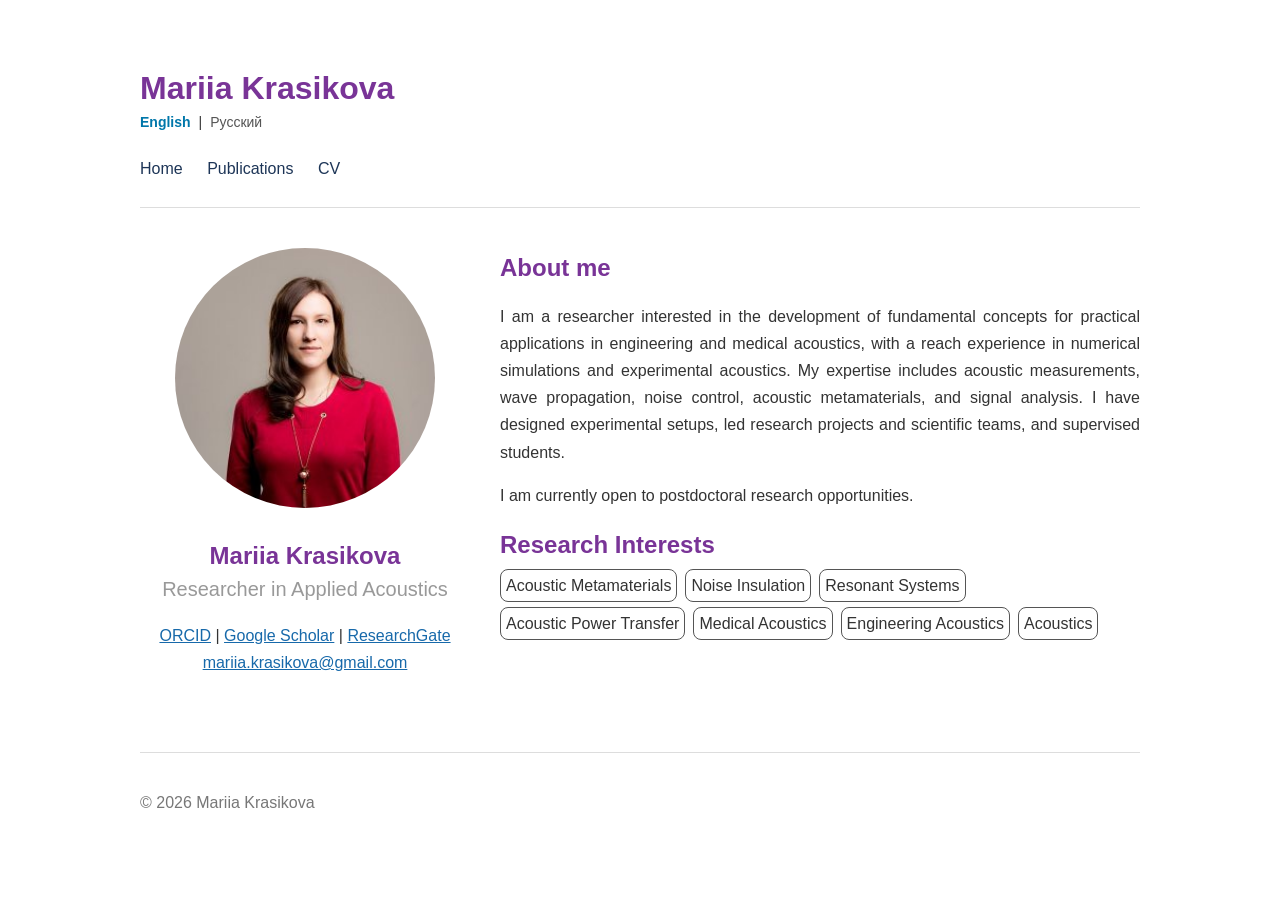
<file: index.html>
<!DOCTYPE html>
<html lang="en">
<head>
  <!-- Google Analytics 4 -->
  <script async src="https://www.googletagmanager.com/gtag/js?id=G-HQ8HW80GT8"></script>
  <script>
    window.dataLayer = window.dataLayer || [];
  
    function gtag() {
      dataLayer.push(arguments);
    }
  
    gtag('js', new Date());
    gtag('config', 'G-HQ8HW80GT8');
  </script>
  
  <meta charset="UTF-8">
  <meta name="viewport" content="width=device-width, initial-scale=1.0">
  <title>Dr. Krasikova</title>

  <link rel="stylesheet" href="style.css">

  <style>


    .page {
      display: grid;
      grid-template-columns: 330px 1fr;
      gap: 30px;
    }

    aside {
      text-align: center;
    }

    .photo {
      width: 260px;
      height: 260px;
      object-fit: cover;
      border-radius: 50%;
    }

    .job {
      color: #999;
      font-size: 20px;
    }


    .social {
    }

    .tags {
    display: flex;
    gap: 8px;
    margin-top: 5px;
  }

  .tag {
    border: 1px solid #555;
    border-radius: 8px;
    padding: 2px 5px;
  }

    .columns {
      display: grid;
      grid-template-columns: 1fr 1fr;
      gap: 50px;
    }


    @media (max-width: 700px) {
      .page {
        grid-template-columns: 1fr;
      }

      .columns {
        grid-template-columns: 1fr;
      }
    }
  </style>
</head>

<body>

  <header>
    <h1>Mariia Krasikova</h1>
    <div class="language-switch">
        <a href="index.html" class="active_lang">English</a>
        <span>|</span>
        <a href="index-ru.html">Русский</a>
    </div>
    <nav>
        <a href="index.html">Home</a>
        <a href="publications.html">Publications</a>
        <a href="cv.html">CV</a>
    </nav>


</header>

  <main class="page">

    <aside>
      <img class="photo" src="photo.jpg" alt="Mariia Krasikova">

      <h1>Mariia Krasikova</h1>

      <div class="job">
        Researcher in Applied Acoustics
      </div>

      <p>
        <div class="social">
            <a href="https://orcid.org/0000-0002-5950-4807">ORCID</a>
            |
            <a href="https://scholar.google.com/citations?user=cEKuCGMAAAAJ">Google Scholar</a>
            |
            <a href="https://www.researchgate.net/profile/Mariia-Krasikova">ResearchGate</a>
        </div>

        <div class="social">
            <a href="mailto:mariia.krasikova@gmail.com">mariia.krasikova@gmail.com</a>
        </div>
      </p>

    </aside>

    <section>
      <h2>About me</h2>

      <p>
        I am a researcher interested in the development of fundamental concepts for practical applications in engineering and medical acoustics, with a reach experience in numerical simulations and experimental acoustics. My expertise includes acoustic measurements, wave propagation, noise control, acoustic metamaterials, and signal analysis. I have designed experimental setups, led research projects and scientific teams, and supervised students.
      </p>

      <p>
        I am currently open to postdoctoral research opportunities.
      </p>


      <h2>Research Interests</h2>
        <div class="tags">
          <span class="tag">Acoustic Metamaterials</span>
          <span class="tag">Noise Insulation</span>
          <span class="tag">Resonant Systems</span>
          <br>
        </div>
        <div class="tags">
          <span class="tag">Acoustic Power Transfer</span>
          <span class="tag">Medical Acoustics</span>
          <span class="tag">Engineering Acoustics</span>
          <span class="tag">Acoustics</span>
        </div>

    </section>

  </main>

  <footer>
    <p>© 2026 Mariia Krasikova</p>
</footer>

</body>
</html>
</file>
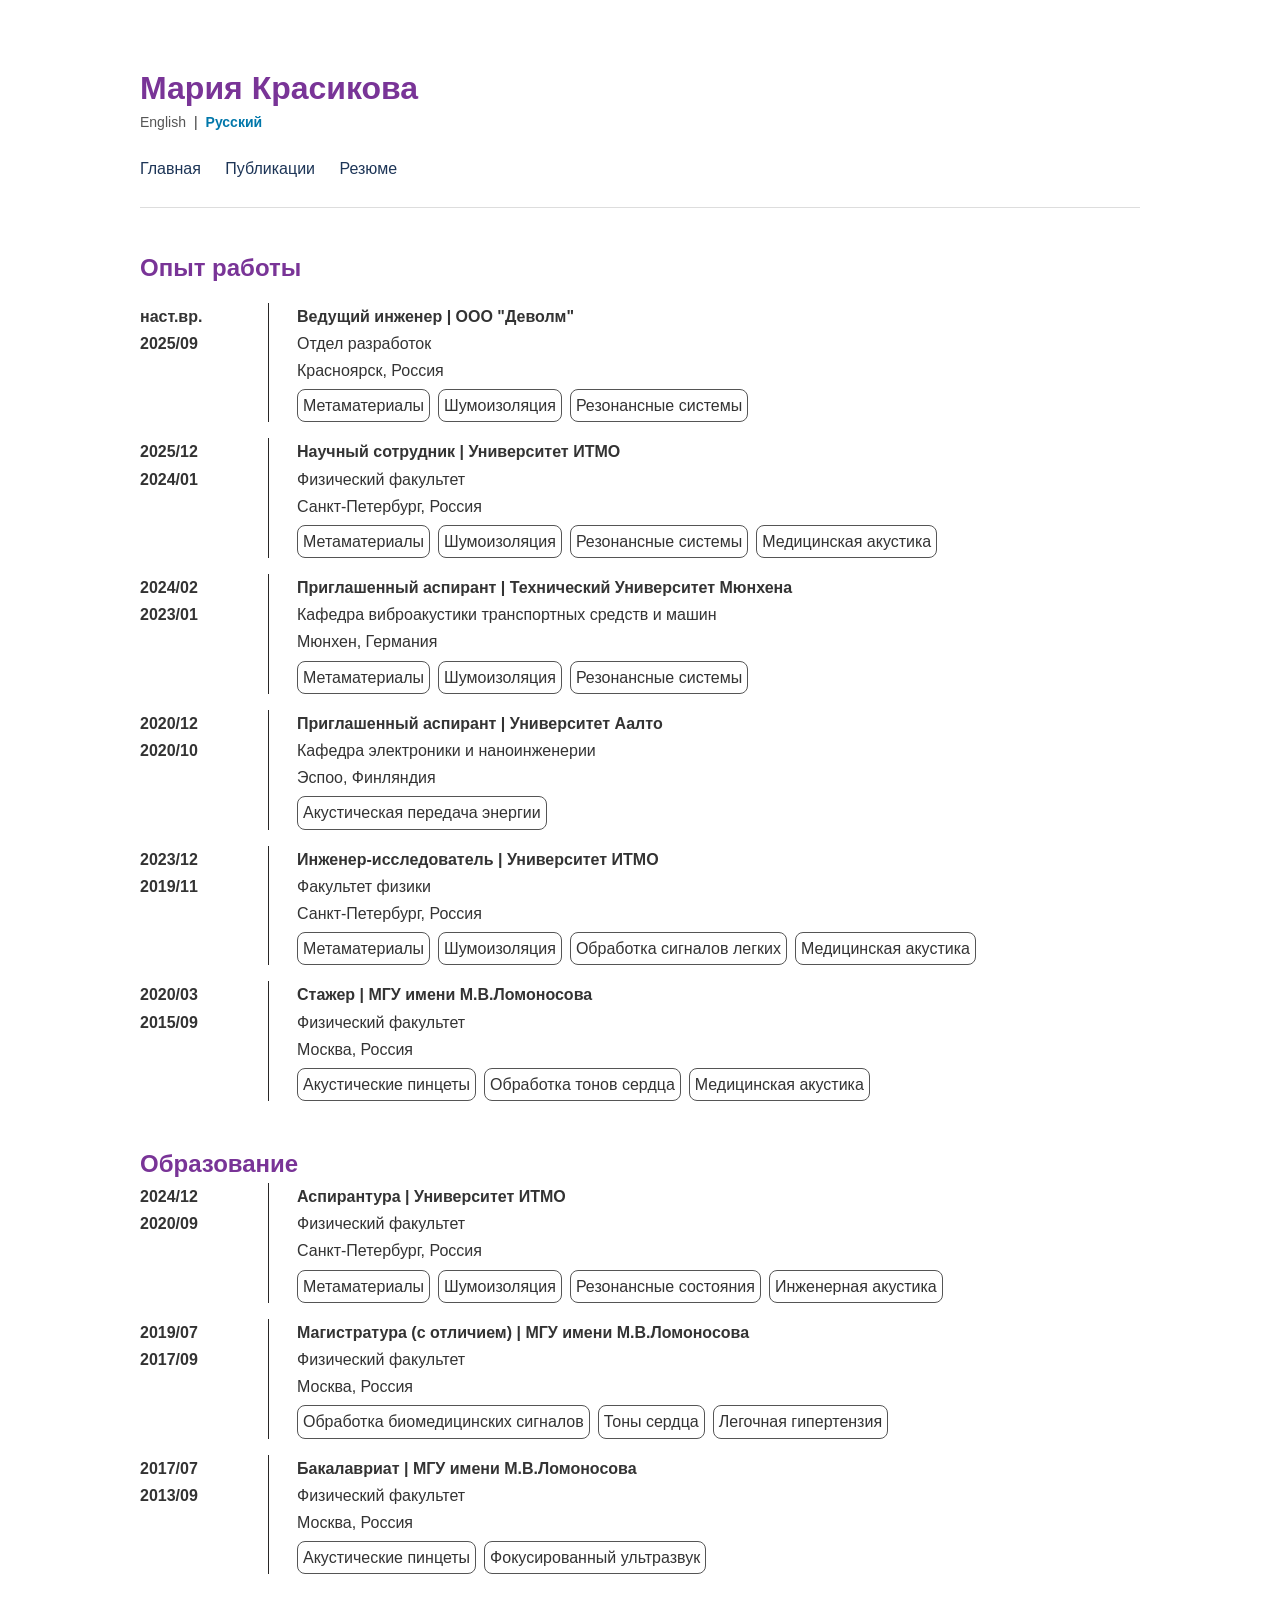
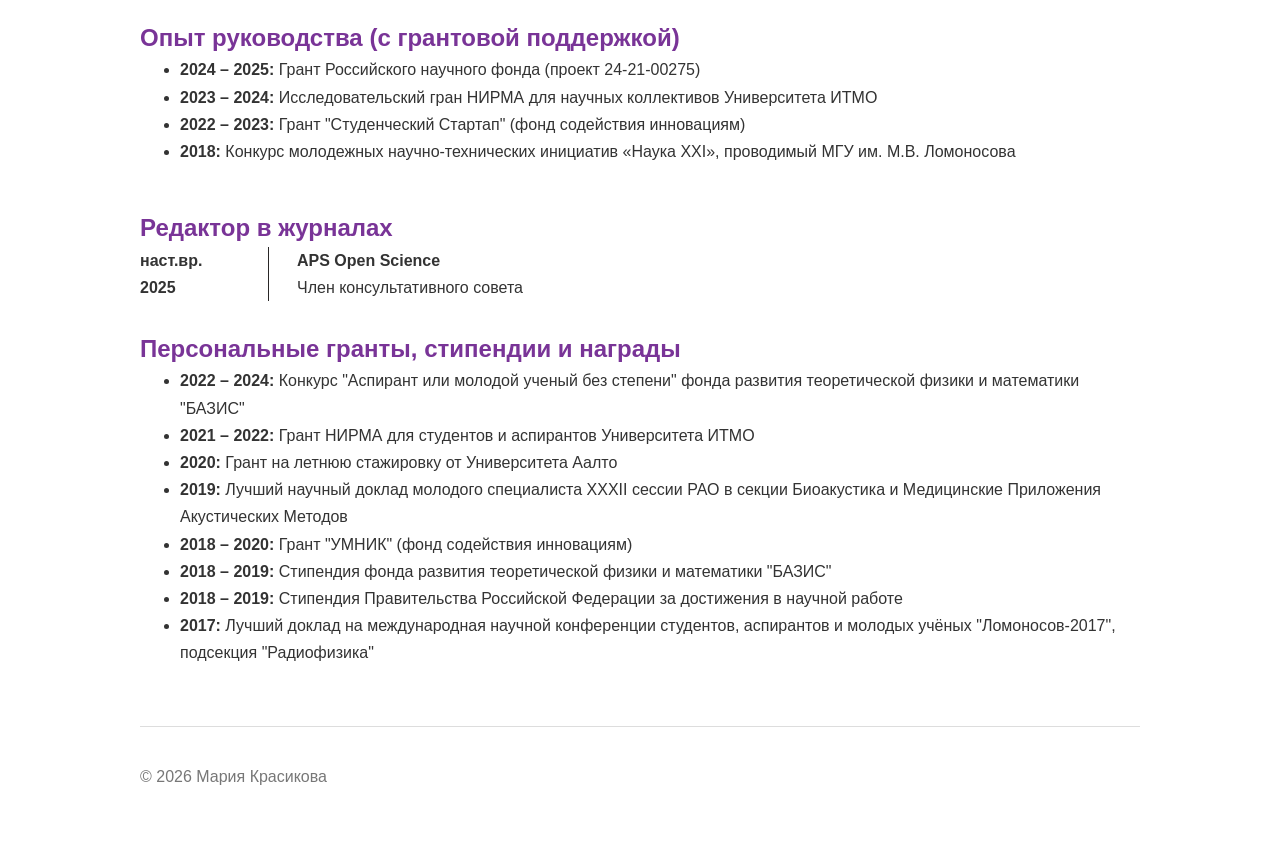
<file: cv-ru.html>
<!DOCTYPE html>
<html lang="ru">
<head>
    <meta charset="UTF-8">
    <meta name="viewport" content="width=device-width, initial-scale=1.0">

    <title>Красикова М.</title>

    <link rel="stylesheet" href="style.css">
</head>

<style>
  .education {
    display: grid;
    grid-template-columns: 100px 1px 1fr;
    gap: 28px;
  }


  .line {
    background: #292727;
  }

  .tags {
    display: flex;
    gap: 8px;
    margin-top: 5px;
  }

  .tag {
    border: 1px solid #555;
    border-radius: 8px;
    padding: 2px 5px;
  }
</style>

<body>

<header>
    <h1>Мария Красикова</h1>
    <div class="language-switch">
        <a href="cv.html">English</a>
        <span>|</span>
        <a href="cv-ru.html" class="active_lang">Русский</a>
    </div>
    <nav>
        <a href="index-ru.html">Главная</a>
        <a href="publications-ru.html">Публикации</a>
        <a href="cv-ru.html">Резюме</a>
    </nav>

    <!--
    <nav>
        <a href="index.html">Home</a>
        <a href="research.html">Research</a>
        <a href="publications.html">Publications</a>
        <a href="teaching.html">Teaching</a>
        <a href="cv.html">CV</a>
    </nav>
    //-->
</header>

<main>

    <section>
        <h2>Опыт работы</h2>
            <p>
            <div class="education">

                <div class="dates">
                    <b>наст.вр.</b>
                    <br>
                    <b>2025/09</b>
                </div>

                <div class="line"></div>

                <div>
                    <b>Ведущий инженер | ООО "Деволм"</b>
                    <br>Отдел разработок
                    <br>Красноярск, Россия

                    <div class="tags">
                        <span class="tag">Метаматериалы</span>
                        <span class="tag">Шумоизоляция</span>
                        <span class="tag">Резонансные системы</span>
                    </div>
                </div>
            </div>
            </p>

            <p>
            <div class="education">

                <div class="dates">
                    <b>2025/12</b>
                    <br>
                    <b>2024/01</b>
                </div>

                <div class="line"></div>

                <div>
                    <b>Научный сотрудник | Университет ИТМО</b>
                    <br>Физический факультет
                    <br>Санкт-Петербург, Россия

                    <div class="tags">
                        <span class="tag">Метаматериалы</span>
                        <span class="tag">Шумоизоляция</span>
                        <span class="tag">Резонансные системы</span>
                        <span class="tag">Медицинская акустика</span>
                    </div>
                </div>
            </div>
            </p>

            <p>
            <div class="education">

                <div class="dates">
                    <b>2024/02</b>
                    <br>
                    <b>2023/01</b>
                </div>

                <div class="line"></div>

                <div>
                    <b>Приглашенный аспирант | Технический Университет Мюнхена</b>
                    <br>Кафедра виброакустики транспортных средств и машин
                    <br> Мюнхен, Германия

                    <div class="tags">
                        <span class="tag">Метаматериалы</span>
                        <span class="tag">Шумоизоляция</span>
                        <span class="tag">Резонансные системы</span>
                    </div>
                </div>
            </div>
            </p>

            <p>
            <div class="education">

                <div class="dates">
                    <b>2020/12</b>
                    <br>
                    <b>2020/10</b>
                </div>

                <div class="line"></div>

                <div>
                    <b>Приглашенный аспирант | Университет Аалто</b>
                    <br>Кафедра электроники и наноинженерии
                    <br>Эспоо, Финляндия

                    <div class="tags">
                        <span class="tag">Акустическая передача энергии</span>
                    </div>
                </div>
            </div>
            </p>

            <p>
            <div class="education">

                <div class="dates">
                    <b>2023/12</b>
                    <br>
                    <b>2019/11</b>
                </div>

                <div class="line"></div>

                <div>
                    <b>Инженер-исследователь | Университет ИТМО</b>
                    <br>Факультет физики
                    <br>Санкт-Петербург, Россия

                    <div class="tags">
                        <span class="tag">Метаматериалы</span>
                        <span class="tag">Шумоизоляция</span>
                        <span class="tag">Обработка сигналов легких</span>
                        <span class="tag">Медицинская акустика</span>
                    </div>
                </div>
            </div>
            </p>

            <p>
            <div class="education">

                <div class="dates">
                    <b>2020/03</b>
                    <br>
                    <b>2015/09</b>
                </div>

                <div class="line"></div>

                <div>
                    <b>Стажер | МГУ имени М.В.Ломоносова</b>
                    <br>Физический факультет
                    <br>Москва, Россия

                    <div class="tags">
                        <span class="tag">Акустические пинцеты</span>
                        <span class="tag">Обработка тонов сердца</span>
                        <span class="tag">Медицинская акустика</span>
                    </div>
                </div>
            </div>
            </p>

    </section>

    <br>
    <section>
        <h2>Образование</h2>

        <div class="education">

            <div class="dates">
                <b>2024/12</b>
                <br>
                <b>2020/09</b>
            </div>

            <div class="line"></div>

            <div>
                <b>Аспирантура | Университет ИТМО</b>
                <br>Физический факультет

                <br>Санкт-Петербург, Россия

                <div class="tags">
                    <span class="tag">Метаматериалы</span>
                    <span class="tag">Шумоизоляция</span>
                    <span class="tag">Резонансные состояния</span>
                    <span class="tag">Инженерная акустика</span>
                </div>
            </div>
        </div>

        <p>
        <div class="education">

            <div class="dates">
                <b>2019/07</b>
                <br>
                <b>2017/09</b>
            </div>

            <div class="line"></div>

            <div>
                <b>Магистратура (с отличием) | МГУ имени М.В.Ломоносова</b>
                <br>Физический факультет

                <br>Москва, Россия

                <div class="tags">
                    <span class="tag">Обработка биомедицинских сигналов</span>
                    <span class="tag">Тоны сердца</span>
                    <span class="tag">Легочная гипертензия</span>
                </div>
            </div>
        </div>
        </p>

        <p>
        <div class="education">

            <div class="dates">
                <b>2017/07</b>
                <br>
                <b>2013/09</b>
            </div>

            <div class="line"></div>

            <div>
                <b>Бакалавриат | МГУ имени М.В.Ломоносова</b>
                <br>Физический факультет

                <br>Москва, Россия

                <div class="tags">
                    <span class="tag">Акустические пинцеты</span>
                    <span class="tag">Фокусированный ультразвук</span>
                </div>
            </div>
        </div>
        </p>


    </section>

    <br>
    <section>
        <h2>Опыт руководства (с грантовой поддержкой)</h2>
            <ul>
                <li>
                    <b>2024 – 2025:</b> Грант Российского научного фонда (проект 24‑21‑00275)
                </li>
                <li>
                    <b>2023 – 2024:</b> Исследовательский гран НИРМА для научных коллективов Университета ИТМО
                </li>
                <li>
                    <b>2022 – 2023:</b> Грант "Студенческий Стартап" (фонд содействия инновациям)
                </li>
                <li>
                    <b>2018:</b> Конкурс молодежных научно-технических инициатив «Наука XXI», проводимый МГУ им. М.В. Ломоносова
                </li>
            </ul>
    </section>

    <br>
    <section>
        <h2>Редактор в журналах</h2>

            <div class="education">

            <div class="dates">
                <b>наст.вр.</b>
                <br>
                <b>2025</b>
            </div>

            <div class="line"></div>

            <div>
                <b>APS Open Science</b>
                <br>Член консультативного совета
            </div>
        </div>

    </section>

    <br>
    <section>
        <h2>Персональные гранты, стипендии и награды</h2>

        <ul>
            <!--
            2022 – 2024 DAAD Bi‑nationally Supervised Doctoral Degrees (Technical University of Munich, Munich, Germany + ITMO University, Saint‑Petersburg, Russia)
            2022 DAAD German language course (Marburg, Germany)
            2021 G‑RISC mobility project (Fraunhofer IPMS, Dresden, Germany) ‑ postponed
            //-->
            <li>
                <b>2022 – 2024:</b> Конкурс "Аспирант или молодой ученый без степени" фонда развития теоретической физики и математики "БАЗИС"
            </li>
            <li>
                <b>2021 – 2022:</b> Грант НИРМА для студентов и аспирантов Университета ИТМО
            </li>
            <li>
                <b>2020:</b> Грант на летнюю стажировку от Университета Аалто
            </li>
            <li>
                <b>2019:</b> Лучший научный доклад молодого специалиста XXXII сессии РАО в секции Биоакустика и Медицинские Приложения Акустических Методов
            </li>
            <li>
                <b>2018 – 2020:</b> Грант "УМНИК" (фонд содействия инновациям)
            </li>
            <li>
                <b>2018 – 2019:</b> Стипендия фонда развития теоретической физики и математики "БАЗИС"

            </li>
            <li>
                <b>2018 – 2019:</b> Стипендия Правительства Российской Федерации за достижения в научной работе
            </li>
            <li>
                <b>2017:</b> Лучший доклад на международная научной конференции студентов, аспирантов и молодых учёных "Ломоносов-2017", подсекция "Радиофизика"
            </li>
        </ul>
    </section>

</main>

<footer>
    <p>© 2026 Мария Красикова</p>
</footer>

</body>
</html>
</file>
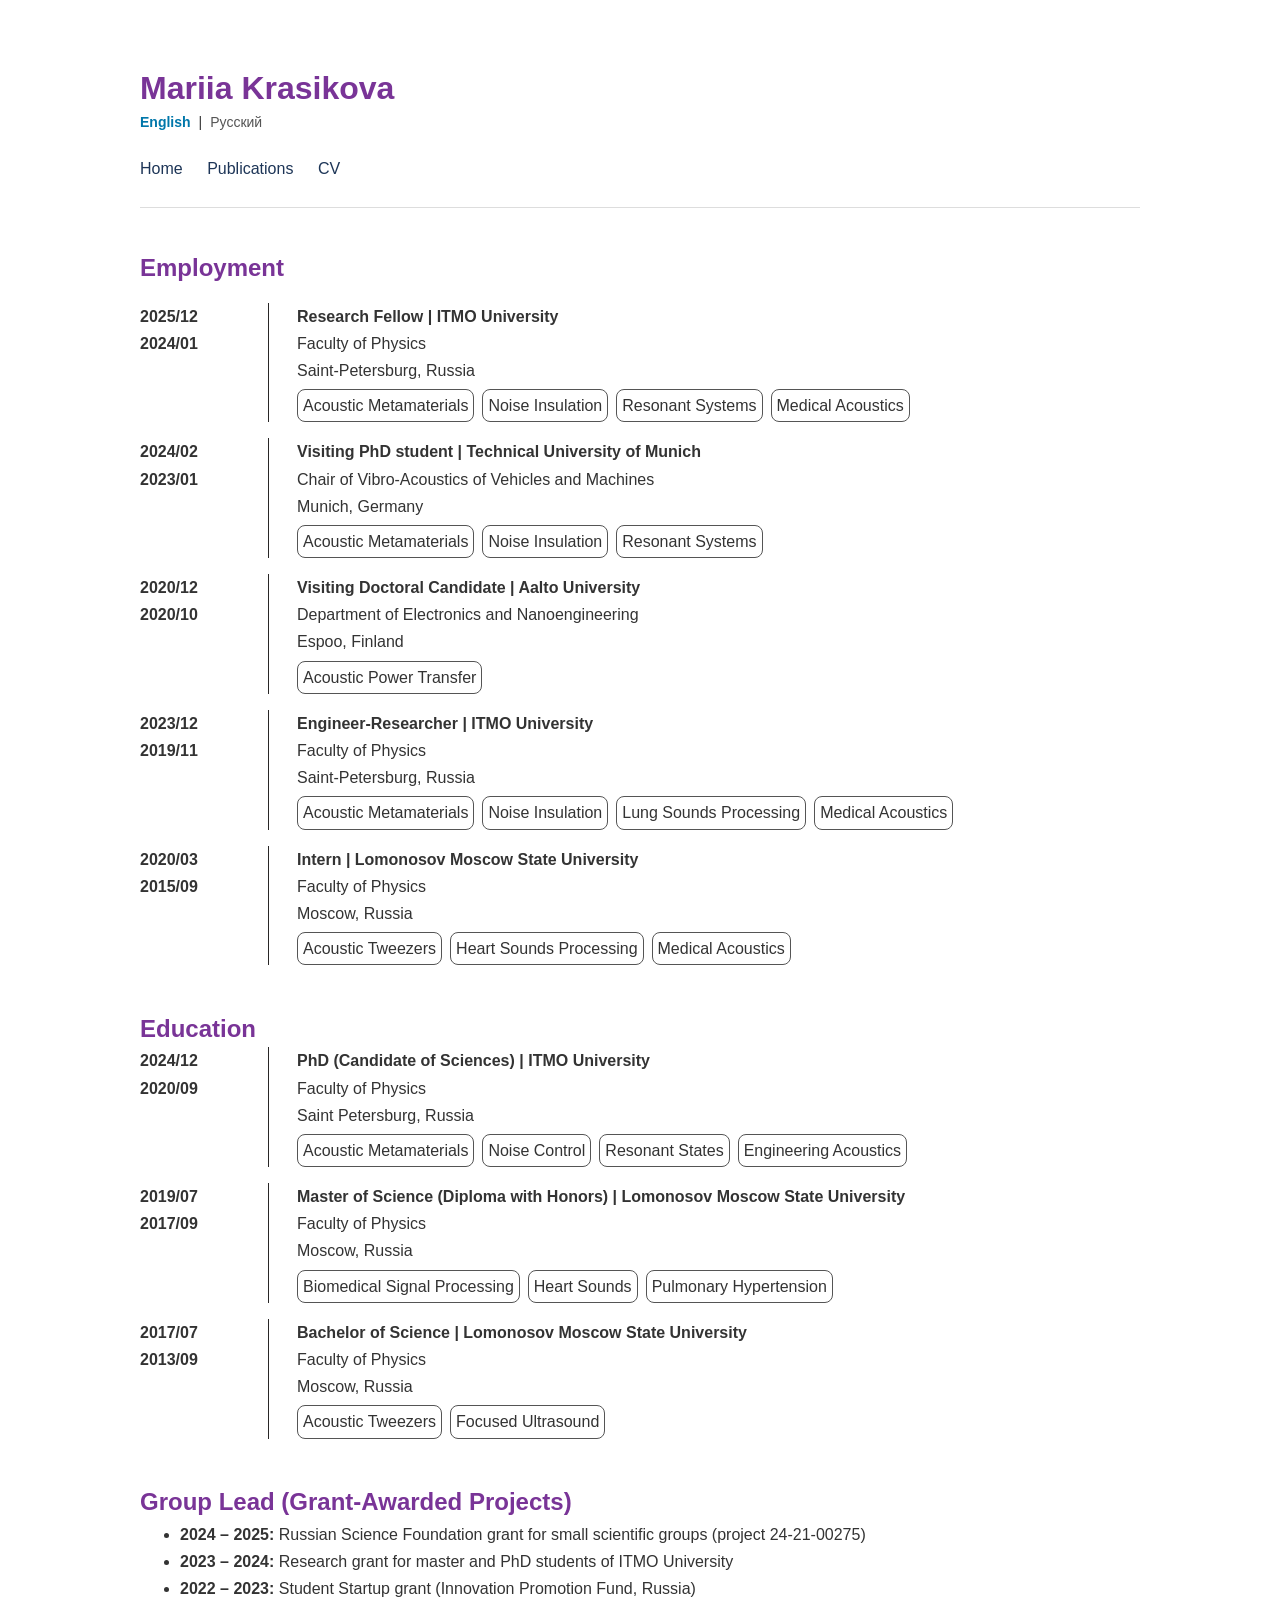
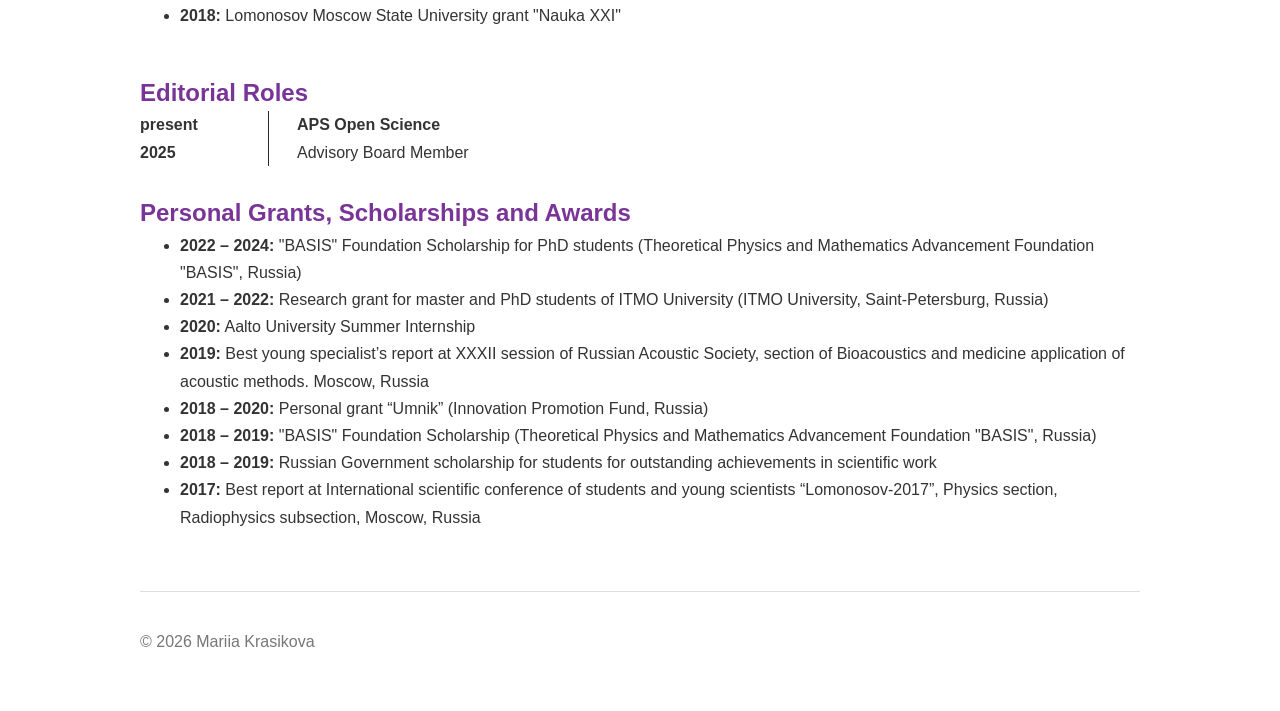
<file: cv.html>
<!DOCTYPE html>
<html lang="en">
<head>
    <meta charset="UTF-8">
    <meta name="viewport" content="width=device-width, initial-scale=1.0">

    <title>Dr. Krasikova - Researcher</title>

    <link rel="stylesheet" href="style.css">
</head>

<style>
  .education {
    display: grid;
    grid-template-columns: 100px 1px 1fr;
    gap: 28px;
  }


  .line {
    background: #292727;
  }

  .tags {
    display: flex;
    gap: 8px;
    margin-top: 5px;
  }

  .tag {
    border: 1px solid #555;
    border-radius: 8px;
    padding: 2px 5px;
  }
</style>

<body>

<header>
    <h1>Mariia Krasikova</h1>
    <div class="language-switch">
        <a href="cv.html" class="active_lang">English</a>
        <span>|</span>
        <a href="cv-ru.html">Русский</a>
    </div>
    <nav>
        <a href="index.html">Home</a>
        <a href="publications.html">Publications</a>
        <a href="cv.html">CV</a>
    </nav>

    <!--
    <nav>
        <a href="index.html">Home</a>
        <a href="research.html">Research</a>
        <a href="publications.html">Publications</a>
        <a href="teaching.html">Teaching</a>
        <a href="cv.html">CV</a>
    </nav>
    //-->
</header>

<main>

    <section>
        <h2>Employment</h2>
            <p>
            <div class="education">

                <div class="dates">
                    <b>2025/12</b>
                    <br>
                    <b>2024/01</b>
                </div>

                <div class="line"></div>

                <div>
                    <b>Research Fellow | ITMO University</b>
                    <br>Faculty of Physics
                    <br>Saint‑Petersburg, Russia

                    <div class="tags">
                        <span class="tag">Acoustic Metamaterials</span>
                        <span class="tag">Noise Insulation</span>
                        <span class="tag">Resonant Systems</span>
                        <span class="tag">Medical Acoustics</span>
                    </div>
                </div>
            </div>
            </p>

            <p>
            <div class="education">

                <div class="dates">
                    <b>2024/02</b>
                    <br>
                    <b>2023/01</b>
                </div>

                <div class="line"></div>

                <div>
                    <b>Visiting PhD student | Technical University of Munich</b>
                    <br>Chair of Vibro‑Acoustics of Vehicles and Machines
                    <br> Munich, Germany

                    <div class="tags">
                        <span class="tag">Acoustic Metamaterials</span>
                        <span class="tag">Noise Insulation</span>
                        <span class="tag">Resonant Systems</span>
                    </div>
                </div>
            </div>
            </p>

            <p>
            <div class="education">

                <div class="dates">
                    <b>2020/12</b>
                    <br>
                    <b>2020/10</b>
                </div>

                <div class="line"></div>

                <div>
                    <b>Visiting Doctoral Candidate | Aalto University</b>
                    <br>Department of Electronics and Nanoengineering
                    <br>Espoo, Finland

                    <div class="tags">
                        <span class="tag">Acoustic Power Transfer</span>
                    </div>
                </div>
            </div>
            </p>

            <p>
            <div class="education">

                <div class="dates">
                    <b>2023/12</b>
                    <br>
                    <b>2019/11</b>
                </div>

                <div class="line"></div>

                <div>
                    <b>Engineer‑Researcher | ITMO University</b>
                    <br>Faculty of Physics
                    <br>Saint‑Petersburg, Russia

                    <div class="tags">
                        <span class="tag">Acoustic Metamaterials</span>
                        <span class="tag">Noise Insulation</span>
                        <span class="tag">Lung Sounds Processing</span>
                        <span class="tag">Medical Acoustics</span>
                    </div>
                </div>
            </div>
            </p>

            <p>
            <div class="education">

                <div class="dates">
                    <b>2020/03</b>
                    <br>
                    <b>2015/09</b>
                </div>

                <div class="line"></div>

                <div>
                    <b>Intern | Lomonosov Moscow State University</b>
                    <br>Faculty of Physics
                    <br>Moscow, Russia

                    <div class="tags">
                        <span class="tag">Acoustic Tweezers</span>
                        <span class="tag">Heart Sounds Processing</span>
                        <span class="tag">Medical Acoustics</span>
                    </div>
                </div>
            </div>
            </p>

    </section>

    <br>
    <section>
        <h2>Education</h2>

        <div class="education">

            <div class="dates">
                <b>2024/12</b>
                <br>
                <b>2020/09</b>
            </div>

            <div class="line"></div>

            <div>
                <b>PhD (Candidate of Sciences) | ITMO University</b>
                <br>Faculty of Physics

                <br>Saint Petersburg, Russia

                <div class="tags">
                    <span class="tag">Acoustic Metamaterials</span>
                    <span class="tag">Noise Control</span>
                    <span class="tag">Resonant States</span>
                    <span class="tag">Engineering Acoustics</span>
                </div>
            </div>
        </div>

        <p>
        <div class="education">

            <div class="dates">
                <b>2019/07</b>
                <br>
                <b>2017/09</b>
            </div>

            <div class="line"></div>

            <div>
                <b>Master of Science (Diploma with Honors) | Lomonosov Moscow State University</b>
                <br>Faculty of Physics

                <br>Moscow, Russia

                <div class="tags">
                    <span class="tag">Biomedical Signal Processing</span>
                    <span class="tag">Heart Sounds</span>
                    <span class="tag">Pulmonary Hypertension</span>
                </div>
            </div>
        </div>
        </p>

        <p>
        <div class="education">

            <div class="dates">
                <b>2017/07</b>
                <br>
                <b>2013/09</b>
            </div>

            <div class="line"></div>

            <div>
                <b>Bachelor of Science | Lomonosov Moscow State University</b>
                <br>Faculty of Physics

                <br>Moscow, Russia

                <div class="tags">
                    <span class="tag">Acoustic Tweezers</span>
                    <span class="tag">Focused Ultrasound</span>
                </div>
            </div>
        </div>
        </p>


    </section>

    <br>
    <section>
        <h2>Group Lead (Grant-Awarded Projects)</h2>
            <ul>
                <li>
                    <b>2024 – 2025:</b> Russian Science Foundation grant for small scientific groups (project 24‑21‑00275)
                </li>
                <li>
                    <b>2023 – 2024:</b> Research grant for master and PhD students of ITMO University
                </li>
                <li>
                    <b>2022 – 2023:</b> Student Startup grant (Innovation Promotion Fund, Russia)
                </li>
                <li>
                    <b>2018:</b> Lomonosov Moscow State University grant "Nauka XXI"
                </li>
            </ul>
    </section>

    <br>
    <section>
        <h2>Editorial Roles</h2>

            <div class="education">

            <div class="dates">
                <b>present</b>
                <br>
                <b>2025</b>
            </div>

            <div class="line"></div>

            <div>
                <b>APS Open Science</b>
                <br>Advisory Board Member
            </div>
        </div>

    </section>

    <br>
    <section>
        <h2>Personal Grants, Scholarships and Awards</h2>

        <ul>
            <!--
            2022 – 2024 DAAD Bi‑nationally Supervised Doctoral Degrees (Technical University of Munich, Munich, Germany + ITMO University, Saint‑Petersburg, Russia)
            2022 DAAD German language course (Marburg, Germany)
            2021 G‑RISC mobility project (Fraunhofer IPMS, Dresden, Germany) ‑ postponed
            //-->
            <li>
                <b>2022 – 2024:</b> "BASIS" Foundation Scholarship for PhD students (Theoretical Physics and Mathematics Advancement Foundation "BASIS", Russia)
            </li>
            <li>
                <b>2021 – 2022:</b> Research grant for master and PhD students of ITMO University (ITMO University, Saint‑Petersburg, Russia)
            </li>
            <li>
                <b>2020:</b> Aalto University Summer Internship
            </li>
            <li>
                <b>2019:</b> Best young specialist’s report at XXXII session of Russian Acoustic Society, section of Bioacoustics and medicine application of acoustic methods. Moscow, Russia
            </li>
            <li>
                <b>2018 – 2020:</b> Personal grant “Umnik” (Innovation Promotion Fund, Russia)
            </li>
            <li>
                <b>2018 – 2019:</b> "BASIS" Foundation Scholarship (Theoretical Physics and Mathematics Advancement Foundation "BASIS", Russia)

            </li>
            <li>
                <b>2018 – 2019:</b> Russian Government scholarship for students for outstanding achievements in scientific work
            </li>
            <li>
                <b>2017:</b> Best report at International scientific conference of students and young scientists “Lomonosov‑2017”, Physics section, Radiophysics subsection, Moscow, Russia
            </li>
        </ul>
    </section>

</main>

<footer>
    <p>© 2026 Mariia Krasikova</p>
</footer>

</body>
</html>
</file>
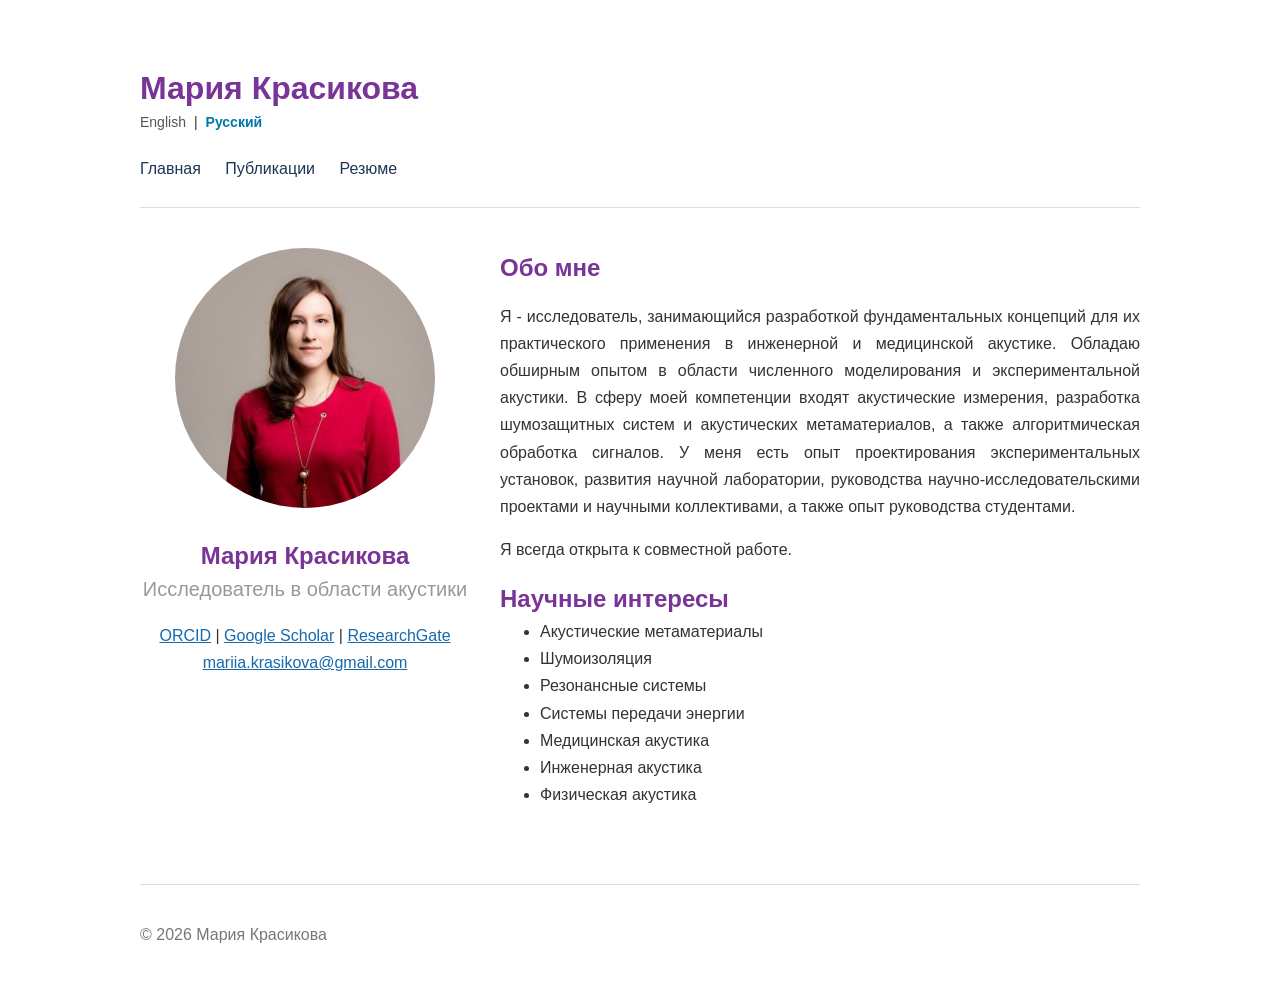
<file: index-ru.html>
<!DOCTYPE html>
<html lang="ru">
<head>
  <!-- Google Analytics 4 -->
  <script async src="https://www.googletagmanager.com/gtag/js?id=G-HQ8HW80GT8"></script>
  <script>
    window.dataLayer = window.dataLayer || [];
  
    function gtag() {
      dataLayer.push(arguments);
    }
  
    gtag('js', new Date());
    gtag('config', 'G-HQ8HW80GT8');
  </script>
  
  <meta charset="UTF-8">
  <meta name="viewport" content="width=device-width, initial-scale=1.0">
  <title>Красикова М.</title>

  <link rel="stylesheet" href="style.css">

  <style>


    .page {
      display: grid;
      grid-template-columns: 330px 1fr;
      gap: 30px;
    }

    aside {
      text-align: center;
    }

    .photo {
      width: 260px;
      height: 260px;
      object-fit: cover;
      border-radius: 50%;
    }

    .job {
      color: #999;
      font-size: 20px;
    }


    .social {
    }

    .tags {
    display: flex;
    gap: 8px;
    margin-top: 5px;
  }

  .tag {
    border: 1px solid #555;
    border-radius: 8px;
    padding: 2px 5px;
  }

    .columns {
      display: grid;
      grid-template-columns: 1fr 1fr;
      gap: 50px;
    }


    @media (max-width: 700px) {
      .page {
        grid-template-columns: 1fr;
      }

      .columns {
        grid-template-columns: 1fr;
      }
    }
  </style>
</head>

<body>

  <header>
    <h1>Мария Красикова</h1>
    <div class="language-switch">
        <a href="index.html">English</a>
        <span>|</span>
        <a href="index-ru.html" class="active_lang">Русский</a>
    </div>
    <nav>
        <a href="index-ru.html">Главная</a>
        <a href="publications-ru.html">Публикации</a>
        <a href="cv-ru.html">Резюме</a>
    </nav>


</header>

  <main class="page">

    <aside>
      <img class="photo" src="photo.jpg" alt="Мария Красикова">

      <h1>Мария Красикова</h1>

      <div class="job">
        Исследователь в области акустики
      </div>

      <p>
        <div class="social">
            <a href="https://orcid.org/0000-0002-5950-4807">ORCID</a>
            |
            <a href="https://scholar.google.com/citations?user=cEKuCGMAAAAJ">Google Scholar</a>
            |
            <a href="https://www.researchgate.net/profile/Mariia-Krasikova">ResearchGate</a>
        </div>

        <div class="social">
            <a href="mailto:mariia.krasikova@gmail.com">mariia.krasikova@gmail.com</a>
        </div>
      </p>

    </aside>

    <section>
      <h2>Обо мне</h2>

      <p>
        Я - исследователь, занимающийся разработкой фундаментальных концепций для их практического применения в инженерной и медицинской акустике. Обладаю обширным опытом в области численного моделирования и экспериментальной акустики. В сферу моей компетенции входят акустические измерения, разработка шумозащитных систем и акустических метаматериалов, а также алгоритмическая обработка сигналов. У меня есть опыт проектирования экспериментальных установок, развития научной лаборатории, руководства научно-исследовательскими проектами и научными коллективами, а также опыт руководства студентами.
      </p>

      <p>
        Я всегда открыта к совместной работе.
      </p>


      <h2>Научные интересы</h2>
        <ul>
          <li>Акустические метаматериалы</li>
          <li>Шумоизоляция</li>
          <li>Резонансные системы</li>
          <li>Системы передачи энергии</li>
          <li>Медицинская акустика</li>
          <li>Инженерная акустика</li>
          <li>Физическая акустика</li>
        </ul>

    </section>

  </main>

  <footer>
    <p>© 2026 Мария Красикова</p>
</footer>

</body>
</html>
</file>
<file: style.css>
body {
    font-family: -apple-system, BlinkMacSystemFont, "Segoe UI",
                 Roboto, Arial, sans-serif;

    line-height: 1.7;
    color: #333;
    max-width: 1000px;
    margin: 0 auto;
    padding: 40px 25px;
}

header {
    border-bottom: 1px solid #ddd;
    padding-bottom: 25px;
    margin-bottom: 40px;
}

h1 {
    color: #793497;
    margin-bottom: -5px;
}

h2 {
    color: #793497;
    margin-top: 0px;
    margin-bottom: -2px;
}

ul {
    margin-top: 0px;
}

nav {
    margin-top: 20px;
}

nav a {
    margin-right: 20px;
    color: #1d3557;
    text-decoration: none;
}

nav a:hover {
    text-decoration: underline;
}

a {
    color: #1769aa;
}

footer {
    border-top: 1px solid #ddd;
    margin-top: 60px;
    padding-top: 20px;
    color: #777;
}

p {
    text-align: justify;
}


.language-switch {
    display: flex;
    align-items: center;
    gap: 8px;
    font-size: 14px;
}

.language-switch a {
    text-decoration: none;
    color: #555;
}

.language-switch a:hover {
    color: #0077aa;
}

.language-switch a.active_lang {
    font-weight: bold;
    color: #0077aa;
}
</file>
